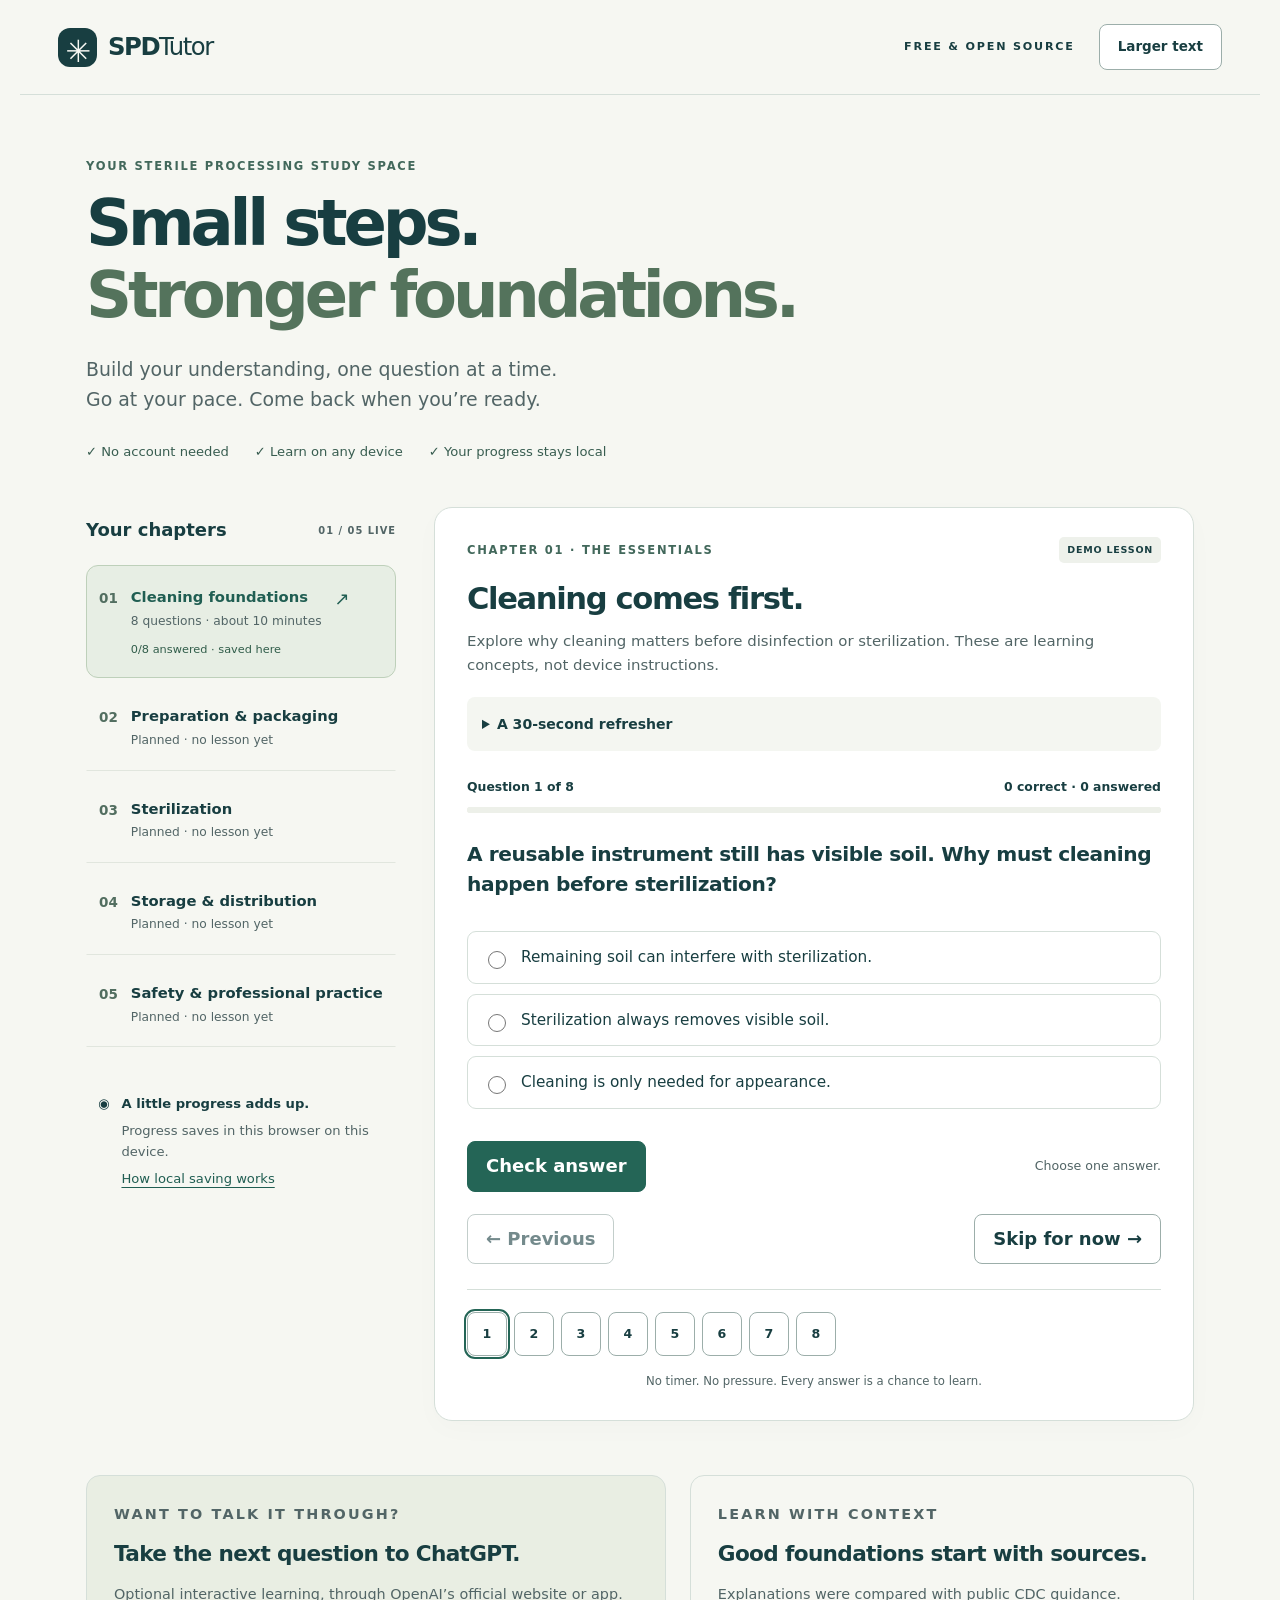
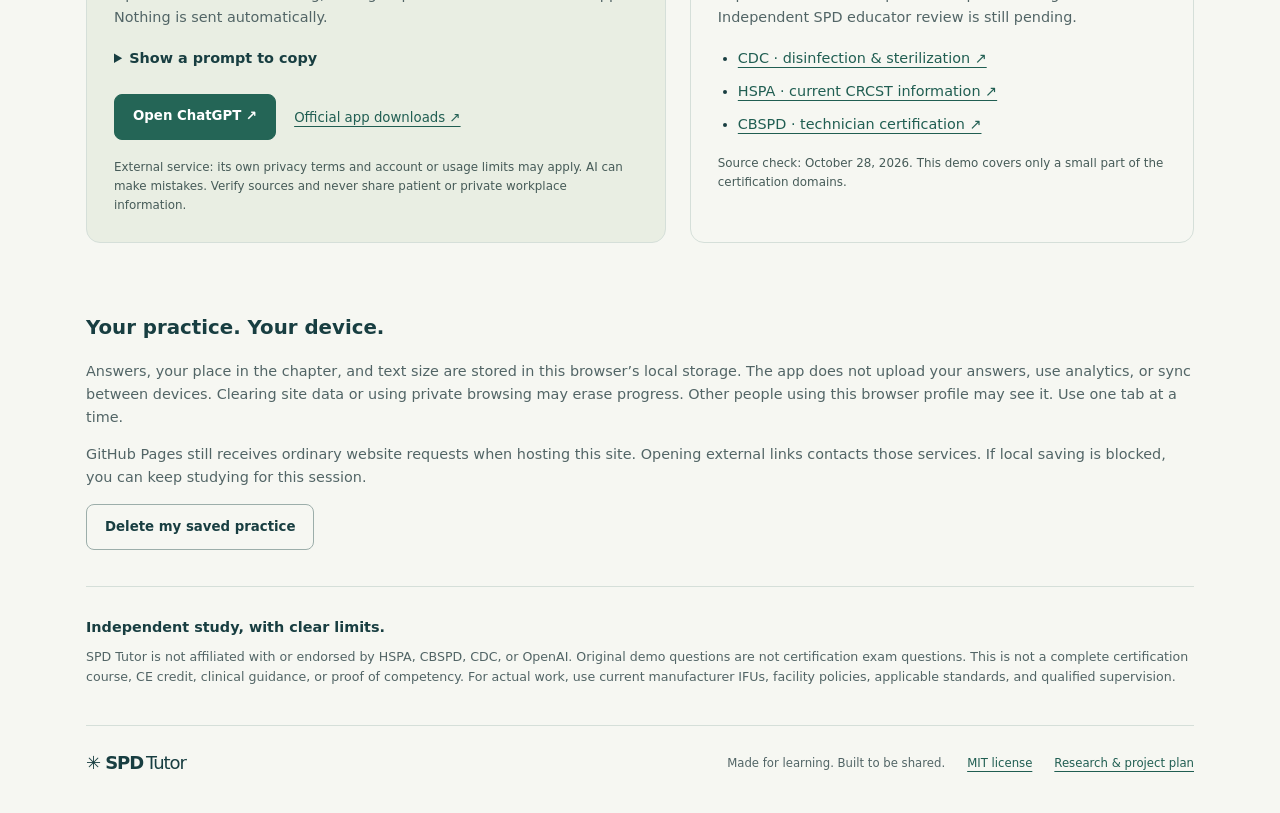
<file: index.html>
<!doctype html>
<html lang="en">
<head>
<meta charset="utf-8"><meta name="viewport" content="width=device-width, initial-scale=1">
<meta name="description" content="Free independent sterile processing study. Original practice questions, clear explanations, and progress saved on your device.">
<meta name="referrer" content="no-referrer">
<meta http-equiv="Content-Security-Policy" content="default-src 'self'; script-src 'self'; style-src 'self'; img-src 'self' data:; connect-src 'none'; object-src 'none'; base-uri 'none'; form-action 'none'">
<link rel="canonical" href="https://engot143-oss.github.io/spd-tutor/">
<meta property="og:type" content="website">
<meta property="og:site_name" content="SPD Tutor">
<meta property="og:title" content="SPD Tutor · Small steps. Stronger foundations.">
<meta property="og:description" content="Free sterile processing study. Original practice, clear explanations, and progress saved on your device. No account needed.">
<meta property="og:url" content="https://engot143-oss.github.io/spd-tutor/">
<meta property="og:image" content="https://engot143-oss.github.io/spd-tutor/assets/share-card.png">
<meta property="og:image:width" content="1200">
<meta property="og:image:height" content="630">
<meta property="og:image:alt" content="SPD Tutor: Small steps. Stronger foundations. Free sterile processing study, with no account needed.">
<meta name="twitter:card" content="summary_large_image">
<meta name="twitter:title" content="SPD Tutor · Small steps. Stronger foundations.">
<meta name="twitter:description" content="Free sterile processing practice, at your pace. No account needed.">
<meta name="twitter:image" content="https://engot143-oss.github.io/spd-tutor/assets/share-card.png">
<title>SPD Tutor · A little practice. A safer tomorrow.</title>
<link rel="stylesheet" href="./styles.css"><script defer src="./questions.js"></script><script defer src="./app.js"></script>
</head>
<body>
<a class="skip" href="#study">Skip to practice</a>
<header class="topbar"><a class="brand" href="./index.html" aria-label="SPD Tutor home"><span class="brand-icon" aria-hidden="true">✳</span><span>SPD<span class="brand-light">Tutor</span></span></a><span class="top-note">FREE & OPEN SOURCE</span><button id="text-size" aria-pressed="false">Larger text</button></header>
<main>
<section class="hero" aria-labelledby="welcome"><p class="eyebrow">YOUR STERILE PROCESSING STUDY SPACE</p><h1 id="welcome">Small steps.<br><span>Stronger foundations.</span></h1><p class="intro">Build your understanding, one question at a time. <br>Go at your pace. Come back when you’re ready.</p><div class="hero-tags"><span>✓ No account needed</span><span>✓ Learn on any device</span><span>✓ Your progress stays local</span></div></section>
<div class="workspace">
<aside aria-labelledby="chapters-title"><div class="section-head"><h2 id="chapters-title">Your chapters</h2><span>01 / 05 LIVE</span></div><nav aria-label="Learning chapters"><a class="chapter active" href="#study" aria-current="page"><span class="chapter-number">01</span><span><strong>Cleaning foundations</strong><small>8 questions · about 10 minutes</small><span id="chapter-status" class="chapter-status">Ready when you are</span></span><span aria-hidden="true">↗</span></a><div class="chapter planned"><span class="chapter-number">02</span><span><strong>Preparation & packaging</strong><small>Planned · no lesson yet</small></span></div><div class="chapter planned"><span class="chapter-number">03</span><span><strong>Sterilization</strong><small>Planned · no lesson yet</small></span></div><div class="chapter planned"><span class="chapter-number">04</span><span><strong>Storage & distribution</strong><small>Planned · no lesson yet</small></span></div><div class="chapter planned"><span class="chapter-number">05</span><span><strong>Safety & professional practice</strong><small>Planned · no lesson yet</small></span></div></nav><div class="local-note"><span aria-hidden="true">◉</span><div><strong>A little progress adds up.</strong><p id="storage-status" role="status">Progress saves in this browser on this device.</p><a href="#privacy">How local saving works</a></div></div></aside>
<section id="study" class="study" aria-labelledby="lesson-title"><div class="lesson-heading"><p class="eyebrow">CHAPTER 01 · THE ESSENTIALS</p><span class="pill">DEMO LESSON</span></div><h2 id="lesson-title">Cleaning comes first.</h2><p class="lesson-intro">Explore why cleaning matters before disinfection or sterilization. These are learning concepts, not device instructions.</p><details class="primer"><summary>A 30-second refresher</summary><p>Cleaning removes soil. Remaining soil can interfere with later treatment. For real work, follow the device and equipment manufacturers’ instructions for use (IFUs), your training, and facility policy.</p><a href="https://www.cdc.gov/infection-control/hcp/disinfection-sterilization/cleaning.html" target="_blank" rel="noopener noreferrer">Read the CDC cleaning guidance ↗</a></details>
<div class="progress-row"><span id="question-count"></span><span id="score"></span></div><progress id="progress" value="0" max="8" aria-label="Questions answered"></progress>
<div id="quiz"></div>
<nav id="question-nav" class="question-nav" aria-label="Jump to a question"></nav>
<p class="quiz-footnote">No timer. No pressure. Every answer is a chance to learn.</p>
</section></div>
<section class="bottom-grid"><div class="help-card"><p class="eyebrow">WANT TO TALK IT THROUGH?</p><h2>Take the next question to ChatGPT.</h2><p>Optional interactive learning, through OpenAI’s official website or app. Nothing is sent automatically.</p><details><summary>Show a prompt to copy</summary><label for="ai-prompt">Copy this general study prompt manually</label><textarea id="ai-prompt" rows="4" readonly>Help me understand why cleaning comes before disinfection or sterilization in sterile processing. Use plain language, give one learning example, and ask me one question. Cite authoritative sources. This is study only, not a request for device-specific clinical instructions.</textarea></details><div class="link-row"><a class="button primary" href="https://chatgpt.com/" target="_blank" rel="noopener noreferrer">Open ChatGPT ↗</a><a href="https://chatgpt.com/download/" target="_blank" rel="noopener noreferrer">Official app downloads ↗</a></div><small>External service: its own privacy terms and account or usage limits may apply. AI can make mistakes. Verify sources and never share patient or private workplace information.</small></div><div class="source-card"><p class="eyebrow">LEARN WITH CONTEXT</p><h2>Good foundations start with sources.</h2><p>Explanations were compared with public CDC guidance. Independent SPD educator review is still pending.</p><ul><li><a href="https://www.cdc.gov/infection-control/hcp/disinfection-sterilization/summary-recommendations.html" target="_blank" rel="noopener noreferrer">CDC · disinfection & sterilization ↗</a></li><li><a href="https://myhspa.org/certification/certification-overview/certified-registered-central-service-technician-crcst/" target="_blank" rel="noopener noreferrer">HSPA · current CRCST information ↗</a></li><li><a href="https://www.cbspd.net/tech/" target="_blank" rel="noopener noreferrer">CBSPD · technician certification ↗</a></li></ul><small>Source check: October 28, 2026. This demo covers only a small part of the certification domains.</small></div></section>
<section id="privacy" class="privacy"><h2>Your practice. Your device.</h2><p>Answers, your place in the chapter, and text size are stored in this browser’s local storage. The app does not upload your answers, use analytics, or sync between devices. Clearing site data or using private browsing may erase progress. Other people using this browser profile may see it. Use one tab at a time.</p><p>GitHub Pages still receives ordinary website requests when hosting this site. Opening external links contacts those services. If local saving is blocked, you can keep studying for this session.</p><button id="reset" class="quiet">Delete my saved practice</button><div id="reset-confirm" hidden><p>Delete all eight answers and start this chapter again?</p><button id="confirm-reset" class="danger">Yes, delete practice</button> <button id="cancel-reset">Keep my progress</button></div><p id="reset-status" role="status"></p></section>
<div class="disclaimer"><strong>Independent study, with clear limits.</strong><p>SPD Tutor is not affiliated with or endorsed by HSPA, CBSPD, CDC, or OpenAI. Original demo questions are not certification exam questions. This is not a complete certification course, CE credit, clinical guidance, or proof of competency. For actual work, use current manufacturer IFUs, facility policies, applicable standards, and qualified supervision.</p></div>
<noscript><p class="disclaimer">Enable JavaScript to use the quiz. The sources and study information on this page remain available.</p></noscript>
</main><footer><span class="brand">✳ SPD<span class="brand-light">Tutor</span></span><span>Made for learning. Built to be shared.</span><a href="./LICENSE">MIT license</a><a href="./PLAN.md">Research & project plan</a></footer>
</body></html>
</file>
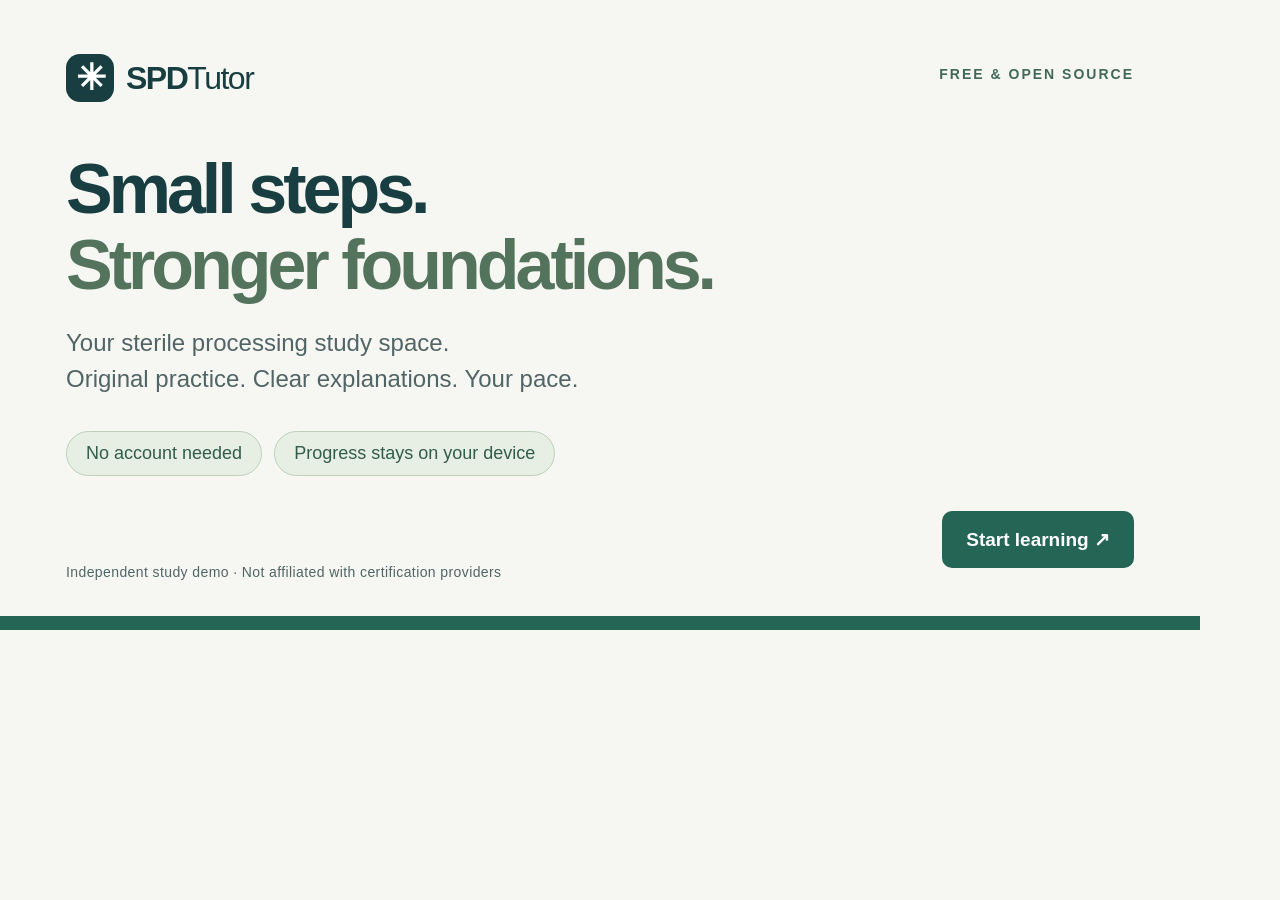
<file: assets/share-card.html>
<!doctype html><html lang="en"><meta charset="utf-8"><title>SPD Tutor share card</title><style>*{box-sizing:border-box}body{margin:0;width:1200px;height:630px;background:#f6f7f2;font-family:Arial,sans-serif;color:#183e41;overflow:hidden}.frame{padding:54px 66px;height:100%;position:relative;border-bottom:14px solid #246556}.brand{font-size:32px;letter-spacing:-1.5px;font-weight:800;display:flex;align-items:center;gap:12px}.icon{display:inline-grid;place-items:center;background:#183e41;color:#fff;border-radius:14px;width:48px;height:48px;font-size:36px}.tag{position:absolute;right:66px;top:66px;font-size:14px;font-weight:700;letter-spacing:2px;color:#42685b}h1{font-size:70px;line-height:1.08;letter-spacing:-4px;margin:50px 0 22px;font-weight:700}h1 span{color:#54735c}.sub{font-size:24px;color:#526566;line-height:1.5;margin:0}.chips{display:flex;gap:12px;margin-top:34px}.chips span{background:#e7eee4;border:1px solid #bed0ba;border-radius:30px;padding:11px 19px;font-size:18px;color:#315d4a}.footer{position:absolute;bottom:36px;left:66px;font-size:14px;color:#526566;letter-spacing:.4px}.mark{position:absolute;right:66px;bottom:48px;background:#246556;color:white;border-radius:10px;padding:17px 24px;font-size:19px;font-weight:700}</style><div class="frame"><div class="brand"><span class="icon">✳</span><span>SPD<span style="font-weight:400">Tutor</span></span></div><div class="tag">FREE & OPEN SOURCE</div><h1>Small steps.<br><span>Stronger foundations.</span></h1><p class="sub">Your sterile processing study space.<br>Original practice. Clear explanations. Your pace.</p><div class="chips"><span>No account needed</span><span>Progress stays on your device</span></div><div class="footer">Independent study demo · Not affiliated with certification providers</div><div class="mark">Start learning ↗</div></div></html>
</file>
<file: styles.css>
:root{--ink:#183e41;--muted:#526566;--teal:#246556;--line:#d5dfd9;--paper:#f6f7f2;--mint:#e7eee4;font-size:18px;color-scheme:light}*{box-sizing:border-box}html{scroll-behavior:auto}body{margin:0;background:var(--paper);color:var(--ink);font-family:system-ui,-apple-system,BlinkMacSystemFont,'Segoe UI',sans-serif;line-height:1.6}body.large{font-size:1.2rem}a{color:#205e52;text-underline-offset:4px}button,input,textarea{font:inherit}button,.button{min-height:46px;border-radius:8px;padding:10px 18px;border:1px solid #9caeaa;background:white;color:var(--ink);cursor:pointer;font-weight:650}.button{display:inline-block;text-decoration:none}button:hover,.button:hover{background:#e3ede6}button:disabled{opacity:.6;cursor:default}.primary{background:var(--teal);color:white;border-color:var(--teal)}.primary:hover{background:#194c40}.quiet{background:transparent}.danger{color:#8b2720;border-color:#8b2720}a:focus-visible,button:focus-visible,input:focus-visible,summary:focus-visible,textarea:focus-visible{outline:3px solid #a64d10;outline-offset:4px}.skip{position:absolute;top:-90px;left:12px;padding:12px;background:white;z-index:10}.skip:focus{top:10px}.topbar{max-width:1240px;margin:auto;padding:24px 38px;display:flex;align-items:center;gap:24px;border-bottom:1px solid var(--line)}.brand{display:inline-flex;align-items:center;text-decoration:none;font-size:1.35rem;font-weight:800;letter-spacing:-.06em;gap:3px;color:var(--ink)}.brand-light{font-weight:400}.brand-icon{display:inline-grid;place-items:center;width:39px;height:39px;background:var(--ink);color:var(--paper);border-radius:12px;margin-right:8px;font-size:1.7rem}.top-note{font-size:.62rem;letter-spacing:.16em;margin-left:auto;font-weight:750}.topbar button{font-size:.75rem}main{max-width:1164px;margin:auto;padding:0 28px}.hero{padding:62px 0 45px}.eyebrow{font-size:.64rem;font-weight:800;letter-spacing:.15em;margin:0 0 13px;color:#42685b}h1{font-size:clamp(2.2rem,5vw,3.8rem);letter-spacing:-.065em;line-height:1.12;font-weight:650;margin:0 0 22px}h1 span{color:#54735c}.intro{color:var(--muted);margin:0;font-size:1.05rem}.hero-tags{display:flex;gap:26px;flex-wrap:wrap;font-size:.73rem;margin-top:27px;color:#385d50}.workspace{display:grid;grid-template-columns:310px minmax(0,1fr);gap:38px;align-items:start;padding-bottom:42px}.section-head{display:flex;align-items:center;justify-content:space-between;margin:9px 0 20px}.section-head h2{font-size:1rem;margin:0}.section-head>span{font-size:.55rem;letter-spacing:.1em;color:var(--muted);font-weight:750}.chapter{display:flex;gap:13px;padding:19px 12px;border-radius:12px;align-items:start;text-decoration:none;margin-bottom:6px;border:1px solid transparent}.chapter strong{display:block;font-size:.82rem}.chapter small{display:block;font-size:.68rem;color:var(--muted);margin-top:3px}.chapter-number{font-size:.75rem;font-weight:700;color:#526e60;padding-top:3px}.chapter.active{background:var(--mint);border-color:#bed0ba}.chapter-status{font-size:.63rem;color:#315d4a;display:block;margin-top:9px}.planned{border-bottom-color:#e1e6de;border-radius:0}.local-note{display:flex;gap:12px;margin-top:26px;padding:20px 12px;font-size:.73rem}.local-note p{margin:6px 0;color:var(--muted)}.study{background:white;border:1px solid var(--line);border-radius:18px;padding:29px 32px;box-shadow:0 8px 28px #183e4105;scroll-margin-top:20px}.lesson-heading{display:flex;justify-content:space-between;align-items:center;gap:10px}.lesson-heading .eyebrow{margin:0}.pill{font-size:.53rem;letter-spacing:.08em;font-weight:750;background:#eef1eb;padding:5px 8px;border-radius:5px;white-space:nowrap}.study h2{font-size:1.7rem;line-height:1.25;letter-spacing:-.045em;margin:17px 0 12px}.lesson-intro{font-size:.83rem;color:var(--muted);margin:0 0 19px}.primer{background:#f4f6f1;padding:12px 15px;border-radius:8px;font-size:.78rem;margin-bottom:26px}summary{cursor:pointer;font-weight:650;padding:4px 0}details p{margin:10px 0}.progress-row{display:flex;justify-content:space-between;gap:10px;font-size:.69rem;font-weight:650}progress{display:block;width:100%;height:6px;appearance:none;border:0;border-radius:20px;background:#edf0e9;margin:10px 0 26px}progress::-webkit-progress-bar{background:#edf0e9;border-radius:20px}progress::-webkit-progress-value{background:#568c64;border-radius:20px}progress::-moz-progress-bar{background:#568c64}fieldset{padding:0;border:0;min-width:0;margin:0}legend{font-size:1.12rem;line-height:1.5;font-weight:650;margin-bottom:22px;letter-spacing:-.02em;padding:0}.option{display:flex;align-items:flex-start;gap:12px;cursor:pointer;border:1px solid var(--line);border-radius:9px;padding:13px 15px;margin:10px 0;font-size:.85rem;min-height:50px}.option:hover{background:#f4f7f2}.option:has(input:checked){border-color:var(--teal);background:#edf4ed}.option input{margin-top:6px;accent-color:var(--teal);width:18px;height:18px;flex-shrink:0}.actions{display:flex;justify-content:space-between;gap:14px;align-items:center;margin:22px 0 8px}.hint{font-size:.7rem;color:var(--muted)}.feedback{background:#eff5ee;border-left:4px solid var(--teal);padding:16px 18px;margin-top:22px;border-radius:4px;font-size:.84rem}.feedback.wrong{background:#fff5e9;border-color:#9a611d}.feedback h3{font-size:.98rem;margin:0 0 8px}.feedback p{margin:7px 0}.feedback a{font-size:.74rem}.feedback details{margin-top:12px}.question-nav{display:flex;gap:7px;flex-wrap:wrap;border-top:1px solid var(--line);padding-top:22px;margin-top:25px}.question-nav button{padding:4px;min-width:40px;min-height:44px;font-size:.7rem;position:relative}.question-nav button[aria-current]{outline:2px solid var(--teal);outline-offset:1px}.question-nav .answered{background:#e2eedf}.quiz-footnote{text-align:center;font-size:.65rem;color:var(--muted);margin:16px 0 0}.completion{background:var(--mint);padding:17px;border-radius:10px;margin-bottom:22px}.completion h3{margin:0}.bottom-grid{display:grid;grid-template-columns:1.15fr 1fr;gap:24px;margin:12px 0 30px}.help-card,.source-card{border:1px solid var(--line);border-radius:14px;padding:27px}.help-card{background:#e9eee3}.bottom-grid h2{font-size:1.2rem;line-height:1.35;letter-spacing:-.03em;margin:0 0 12px}.bottom-grid p,.privacy p,.disclaimer p{font-size:.8rem;color:var(--muted)}.bottom-grid small{display:block;font-size:.66rem;color:#465b58;margin-top:18px}.link-row{display:flex;gap:18px;align-items:center;flex-wrap:wrap;margin-top:20px;font-size:.74rem}.bottom-grid summary{font-size:.8rem}.bottom-grid li{font-size:.8rem;margin-bottom:10px}.bottom-grid ul{padding-left:20px}textarea{width:100%;font-size:.78rem;padding:10px;border:1px solid #8b9f95;border-radius:6px;resize:vertical}label[for=ai-prompt]{font-size:.7rem;display:block;margin-top:12px}.privacy{padding:22px 0;border-bottom:1px solid var(--line)}.privacy h2{font-size:1.1rem}.privacy button{font-size:.74rem}.disclaimer{padding:25px 0}.disclaimer strong{font-size:.8rem}.disclaimer p{font-size:.7rem;margin-top:6px}footer{max-width:1108px;margin:0 auto;padding:23px 0 35px;border-top:1px solid var(--line);display:flex;gap:22px;flex-wrap:wrap;align-items:center;font-size:.65rem;color:var(--muted)}footer .brand{font-size:1rem;margin-right:auto}[hidden]{display:none!important}@media(max-width:850px){.workspace{grid-template-columns:1fr;gap:25px}aside nav{display:grid;grid-template-columns:1fr 1fr;gap:6px}.local-note{margin-top:10px;padding:10px}.bottom-grid{grid-template-columns:1fr}.hero{padding-top:38px}footer{margin:0 28px}.study{padding:24px}}@media(max-width:480px){main{padding:0 18px}.topbar{padding:18px;gap:12px}.top-note{display:none}.topbar button{margin-left:auto}.brand{font-size:1.15rem}.brand-icon{width:32px;height:32px}.hero-tags{gap:9px 20px}.hero{padding-bottom:30px}.hero .intro br{display:none}aside nav{grid-template-columns:1fr}.planned{padding:10px 12px}.chapter strong{font-size:.85rem}.study{padding:20px 17px}.lesson-heading{align-items:start;flex-direction:column}.pill{font-size:.55rem}.option{padding:12px}.actions{align-items:start;flex-direction:column}.actions button{width:100%}.help-card,.source-card{padding:22px}.question-nav{gap:8px}footer{margin:0 18px}body.large .study{padding:18px 13px}}
</file>
